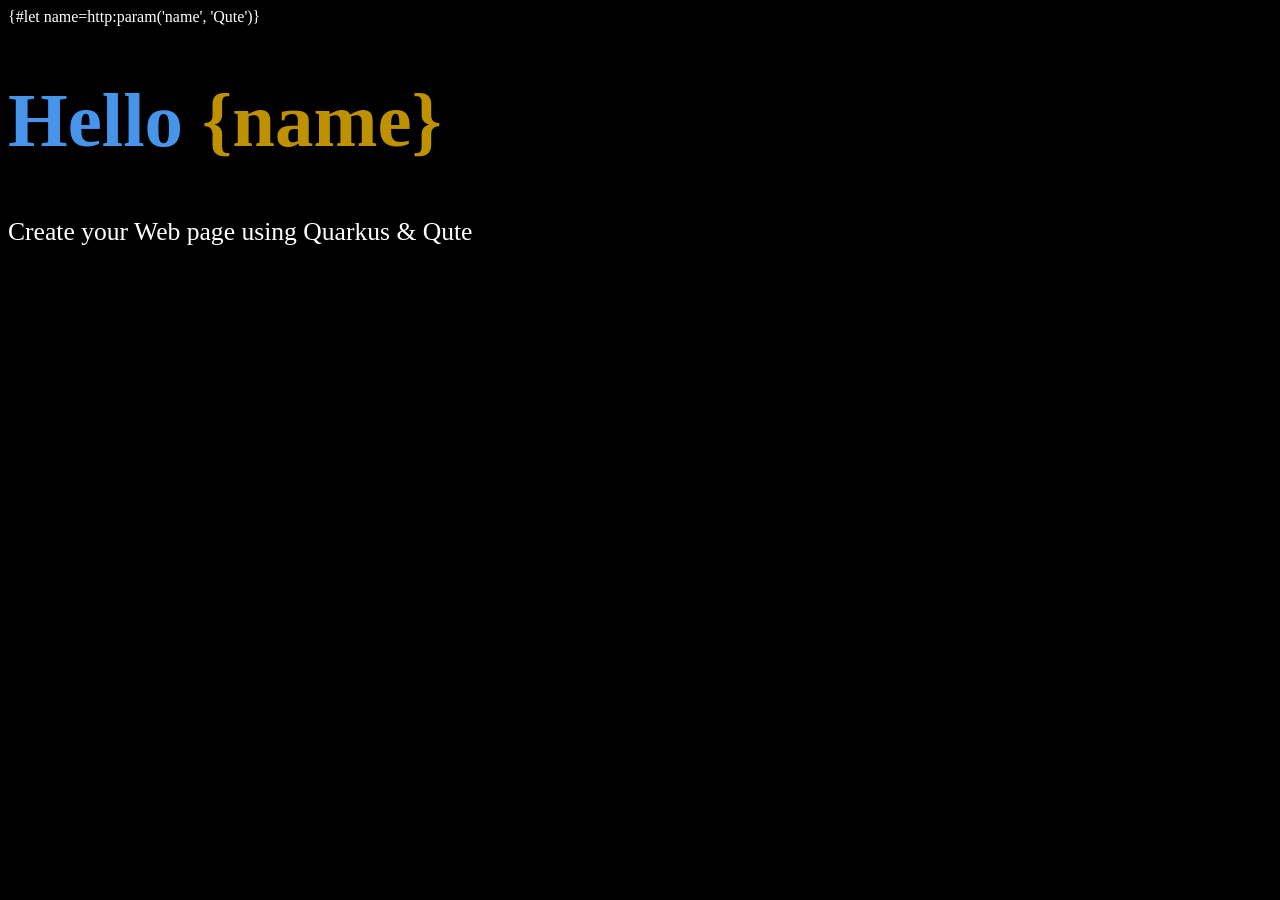
<file: src/main/resources/templates/pub/some-page.html>
{#let name=http:param('name', 'Qute')}
<!DOCTYPE html>
<html>
<head>
    <meta charset="UTF-8">
    <title>Hello {name}</title>
    <style>
        body {
            background-color: #000;
            color: #fff;
        }
        h1 {
            color: #4695EB;
            font-size: 6vw;
        }

        h1 b {
            color: #be9100;
        }

        p {
            font-size: 2vw;
        }
    </style>
</head>
<body>
<h1>Hello <b>{name}</b></h1>

<p>Create your Web page using Quarkus & Qute</p>
</body>
</html>
</file>
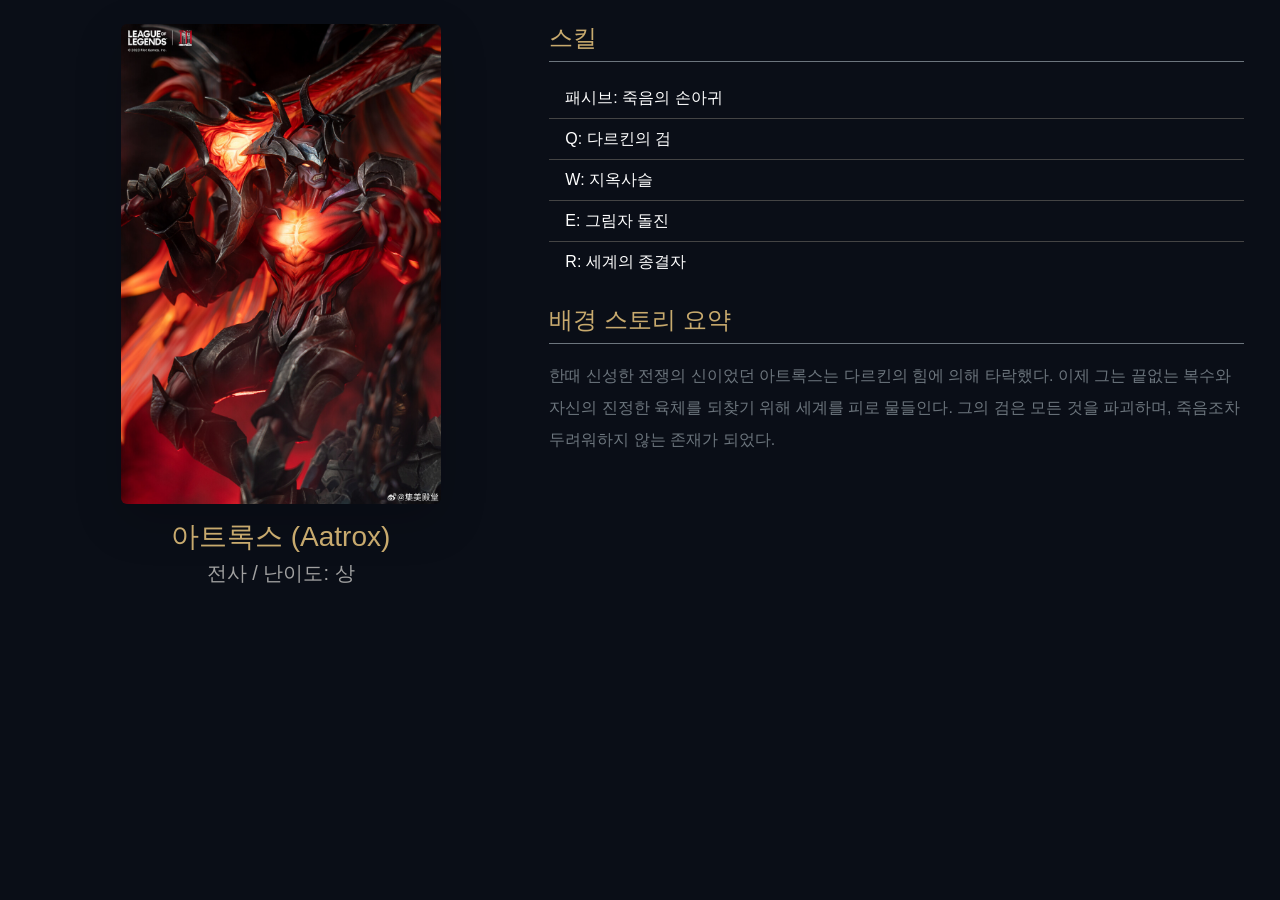
<file: src/main/resources/META-INF/resources/modals/Aatrox.html>
<!DOCTYPE html>
<html lang="ko">
<head>
  <meta charset="UTF-8">
  <meta name="viewport" content="width=device-width, initial-scale=1.0">
  <title>아트록스 상세</title>
  
  <!-- Bootstrap 5 CSS (index.html과 동일하게 연동) -->
  <link href="https://cdn.jsdelivr.net/npm/bootstrap@5.3.3/dist/css/bootstrap.min.css" rel="stylesheet" integrity="sha384-QWTKZyjpPEjISv5WaRU9OFeRpok6YctnYmDr5pNlyT2bRjXh0JMhjY6hW+ALEwIH" crossorigin="anonymous">
  
  <!-- LOL 스타일 맞추기 위한 간단 커스텀 (필요 시 resources/css/custom.css로 이동) -->
  <style>
    body {
      background-color: #0a0e17;
      color: white;
      padding: 1.5rem;
      font-family: 'Segoe UI', sans-serif;
    }
    h3, h4 {
      color: #c8aa6e; /* LOL 골드 톤 */
    }
    .text-muted {
      color: #a0a0a0 !important;
    }
    .list-group-item {
      background: transparent;
      border-color: #444;
      color: white;
    }
  </style>
</head>
<body>

  <div class="container-fluid">
    <div class="row g-4">
      
      <!-- 왼쪽: 이미지 + 기본 정보 -->
      <div class="col-lg-5 text-center">
        <img src="../image/Aatrox.png" class="img-fluid rounded shadow-lg" alt="아트록스" style="max-height: 480px; object-fit: contain;">
        <div class="mt-3">
          <h3 class="mb-1">아트록스 (Aatrox)</h3>
          <p class="text-muted fs-5">전사 / 난이도: 상</p>
        </div>
      </div>
      
      <!-- 오른쪽: 스킬 + 스토리 -->
      <div class="col-lg-7">
        <h4 class="border-bottom border-secondary pb-2 mb-3">스킬</h4>
        <ul class="list-group list-group-flush mb-4">
          <li class="list-group-item">패시브: 죽음의 손아귀</li>
          <li class="list-group-item">Q: 다르킨의 검</li>
          <li class="list-group-item">W: 지옥사슬</li>
          <li class="list-group-item">E: 그림자 돌진</li>
          <li class="list-group-item">R: 세계의 종결자</li>
        </ul>

        <h4 class="border-bottom border-secondary pb-2 mb-3">배경 스토리 요약</h4>
        <p class="text-secondary lh-lg">
          한때 신성한 전쟁의 신이었던 아트록스는 다르킨의 힘에 의해 타락했다. 
          이제 그는 끝없는 복수와 자신의 진정한 육체를 되찾기 위해 세계를 피로 물들인다. 
          그의 검은 모든 것을 파괴하며, 죽음조차 두려워하지 않는 존재가 되었다.
        </p>
      </div>
      
    </div>
  </div>

</body>
</html>
</file>
